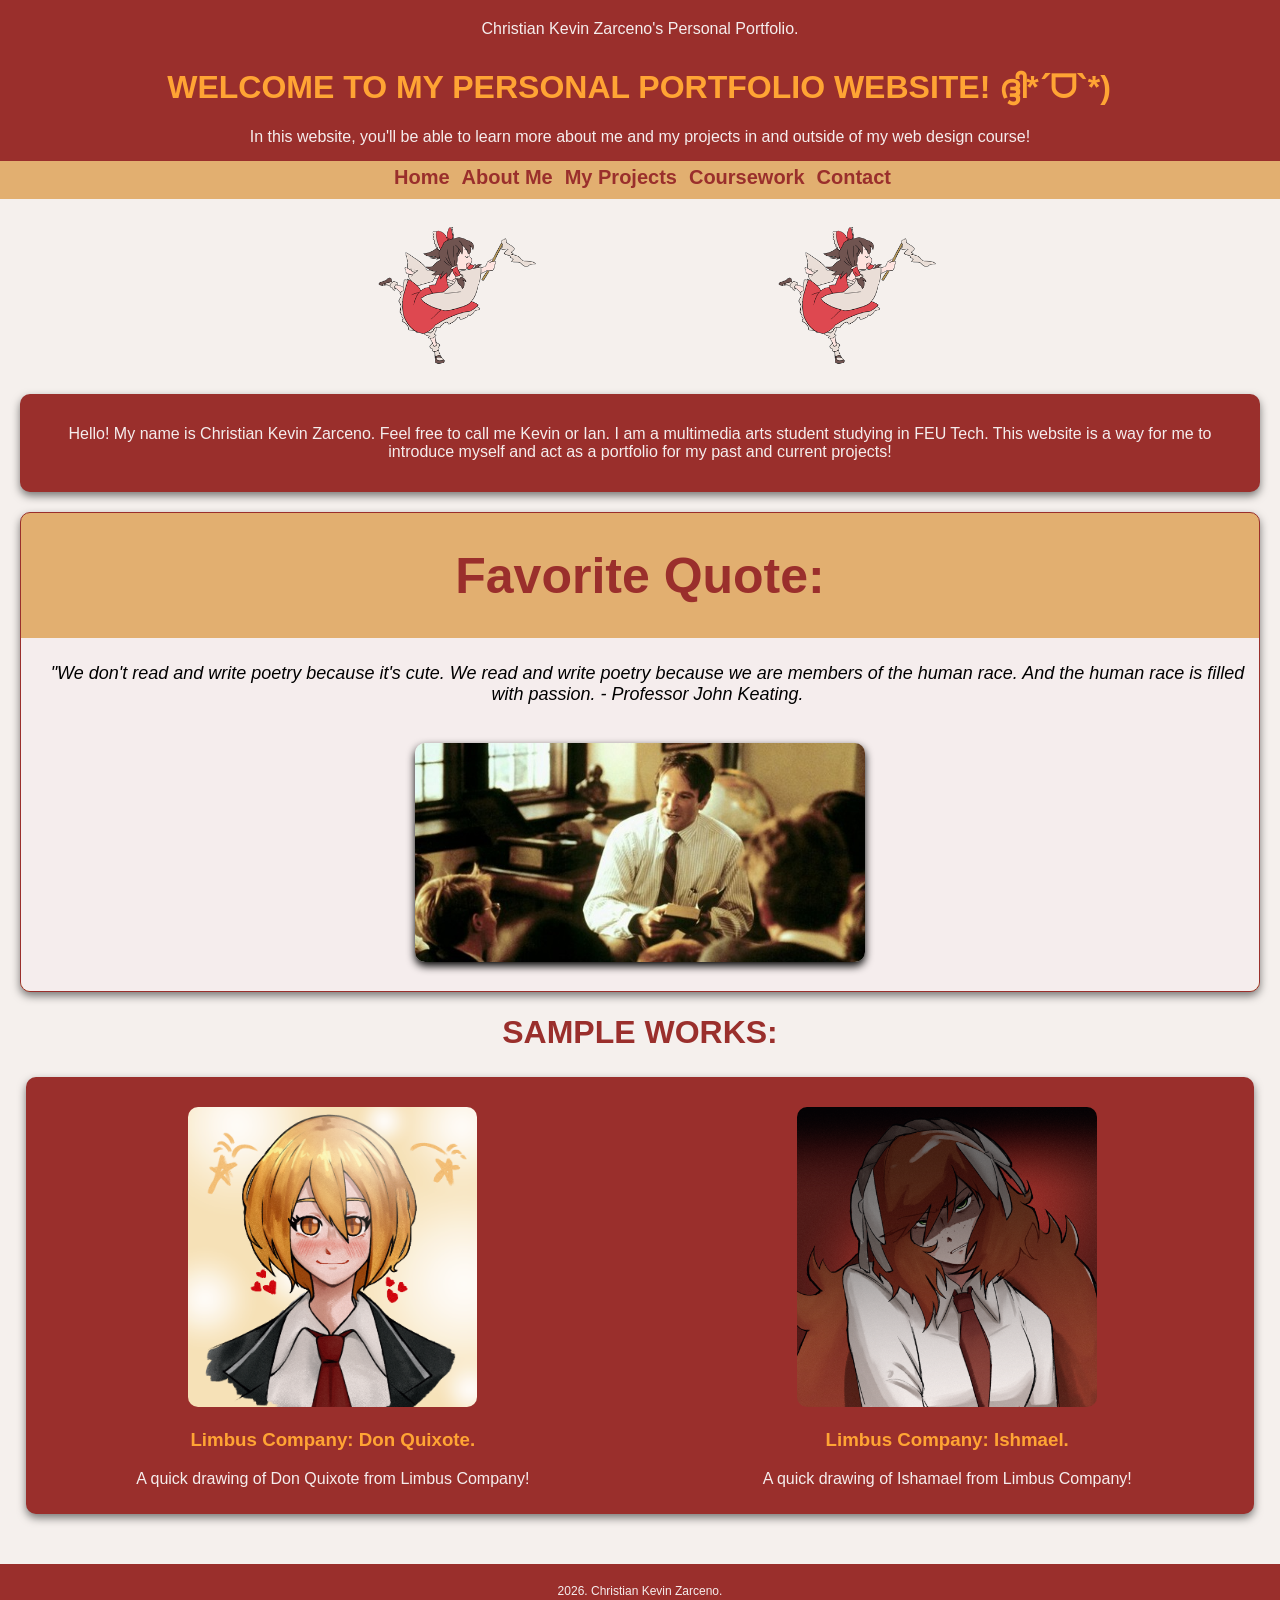
<file: index.html>
<!DOCTYPE html>
<head>
    <meta name="viewport" content="width=device-width, initial-scale=1.0">
    <link rel="stylesheet" href="./css/style.css">
    <title>Website Home Page</title>
        <script src="./javascript/javascript.js" defer></script>
        <style>
        </style>
    <body>
        <header class="siteheader">
            <div class="intro">Christian Kevin Zarceno's Personal Portfolio.</div>
            <h1>WELCOME TO MY PERSONAL PORTFOLIO WEBSITE! ദ്ദി*ˊᗜˋ*)</h1>
            <p>In this website, you'll be able to learn more about me and my projects in and outside of my web design course!</p>
        </header>
            <nav class="sitenav">
                <a href="index.html">Home</a>
                <a href="aboutme.html">About Me</a>
                <a href="myprojects.html">My Projects</a>
                <a href="Coursework.html">Coursework</a>
                <a href="Contact.html">Contact</a>
            </nav>
                <main class="page">
                    <div class="gif">
                        <img src="./assets and images/76533.gif" alt="IntroGif" width="200">
                        <img src="./assets and images/76533.gif" alt="IntroGif" width="200">
                    </div>
                    <div class="paragraph">
                        <p>Hello! My name is Christian Kevin Zarceno. Feel free to call me Kevin or Ian. I am a multimedia arts student studying in FEU Tech. This website is a way for me to introduce myself and act as a portfolio for my past and current projects!</p>
                    </div>
                    <div class="quote">
                        <h1>Favorite Quote:</h1>
                        <div class="quote-content">
                            <p>"We don't read and write poetry because it's cute. We read and write poetry because we are members of the human race. And the human race is filled with passion. - Professor John Keating.</p>
                            <img src="./assets and images/20140822_1williams.jpg" alt="Professor John Keating" class="quoteimg">
                        </div>
                    </div>
                    <h1 class="sampleintro">SAMPLE WORKS:</h1>
                    <div class="overview">
                            <article class="works">
                                <div class="workimg">
                                    <img src="./assets and images/donquiiii.png" alt="Don Quixote Limbus Company">
                                </div>
                                <h3>Limbus Company: Don Quixote.</h3>
                                <p>A quick drawing of Don Quixote from Limbus Company!</p>
                            </article>
                            <article class="works">
                                <div class="workimg">
                                    <img src="./assets and images/Ishmael Mad.png" alt="Don Quixote Limbus Company">
                                </div>
                                <h3>Limbus Company: Ishmael.</h3>
                                <p>A quick drawing of Ishamael from Limbus Company!</p>
                            </article>
                    </div>
                </main>
                    <footer>
                        <p class="footer-text"> 2026. Christian Kevin Zarceno.</p>
                     </footer>
    </body>
</head>
</file>
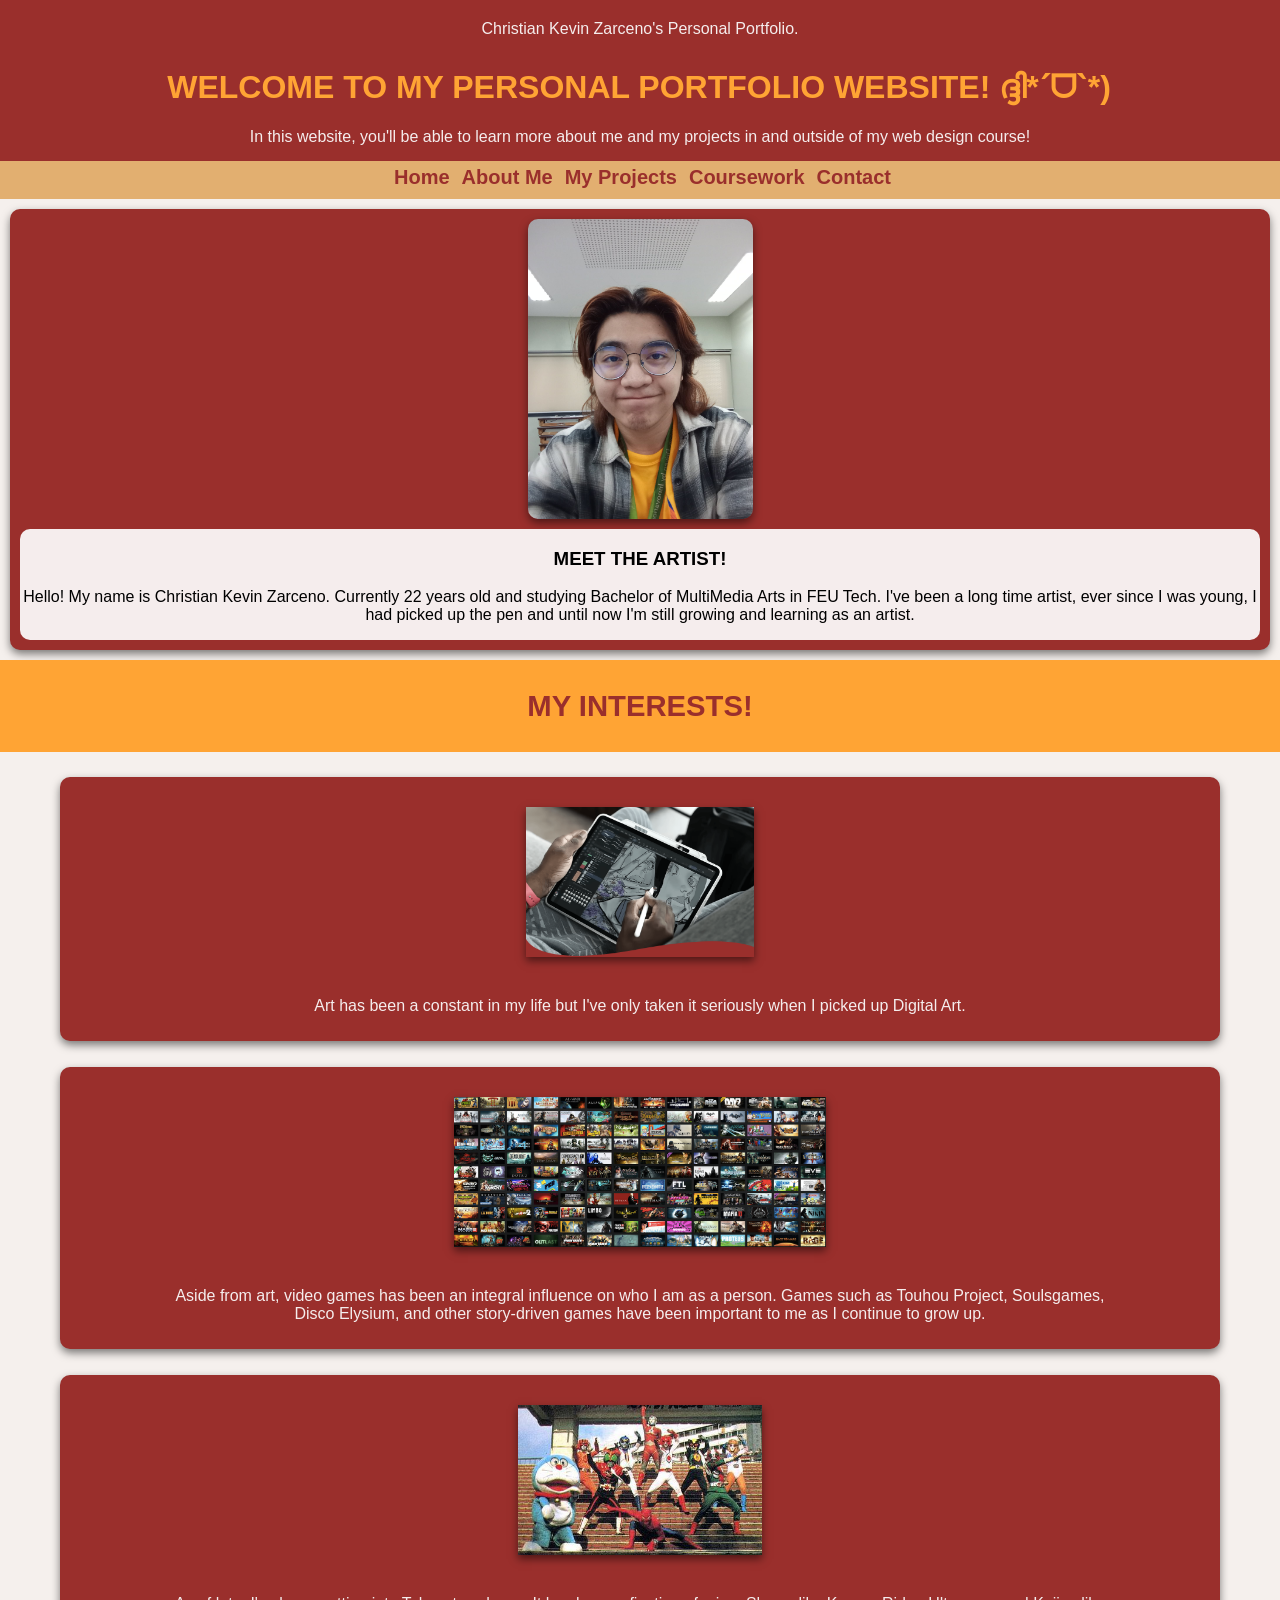
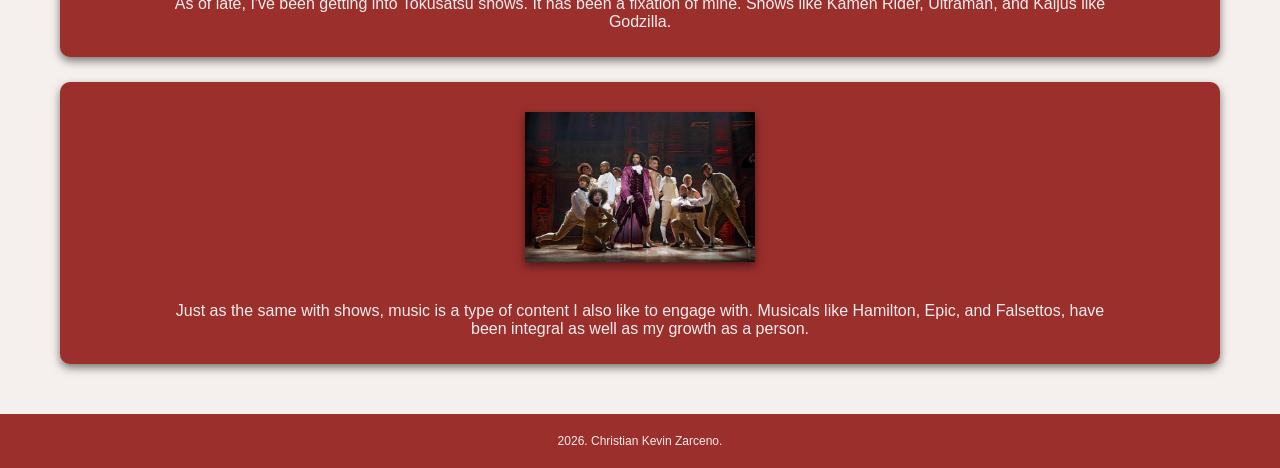
<file: aboutme.html>
<!DOCTYPE html>
<head>
    <meta name="viewport" content="width=device-width, initial-scale=1.0">
    <link rel="stylesheet" href="./css/style.css">
    <title>About Me</title>
        <script src="./javascript/javascript.js" defer></script>
    <body>
        <header class="siteheader">
            <div class="intro">Christian Kevin Zarceno's Personal Portfolio.</div>
            <h1>WELCOME TO MY PERSONAL PORTFOLIO WEBSITE! ദ്ദി*ˊᗜˋ*)</h1>
            <p>In this website, you'll be able to learn more about me and my projects in and outside of my web design course!</p>
        </header>
            <nav class="sitenav">
                <a href="index.html">Home</a>
                <a href="aboutme.html">About Me</a>
                <a href="myprojects.html">My Projects</a>
                <a href="Coursework.html">Coursework</a>
                <a href="Contact.html">Contact</a>
            </nav>
                <main class="abtme">
                    <div class="container">
                        <article>
                            <img src="./assets and images/portrait.jpg" class="portraitimg" height="300">
                        </article>
                        <div class="sidetext">
                            <h3>MEET THE ARTIST!</h3>
                            <p>Hello! My name is Christian Kevin Zarceno. Currently 22 years old and studying Bachelor of MultiMedia Arts in FEU Tech. I've been a long time artist, ever since I was young, I had picked up the pen and until now I'm still growing and learning as an artist.</p>
                        </div>
                    </div>
                    <div class="Interests">
                        <h3>MY INTERESTS!</h3>
                    </div>
                     <div class="interestscontent">
                             <article class="hobby">
                                 <img src="./assets and images/digitalart.png" height="150" class="digitalartimg">
                             </article>
                             <p>Art has been a constant in my life but I've only taken it seriously when I picked up Digital Art.</p>
                    </div>
                    <div class="interestscontent">
                             <article class="hobby">
                                 <img src="./assets and images/vidyagame.png" height="150" class="digitalartimg">
                             </article>
                             <p>Aside from art, video games has been an integral influence on who I am as a person. Games such as Touhou Project, Soulsgames, Disco Elysium, and other story-driven games have been important to me as I continue to grow up.</p>
                    </div>
                     <div class="interestscontent">
                             <article class="hobby">
                                 <img src="./assets and images/toku.jpg" height="150" class="digitalartimg">
                             </article>
                             <p>As of late, I've been getting into Tokusatsu shows. It has been a fixation of mine. Shows like Kamen Rider, Ultraman, and Kaijus like Godzilla. </p>
                    </div>
                     <div class="interestscontent">
                             <article class="hobby">
                                 <img src="./assets and images/music.jpg" height="150" class="digitalartimg">
                             </article>
                             <p>Just as the same with shows, music is a type of content I also like to engage with. Musicals like Hamilton, Epic, and Falsettos, have been integral as well as my growth as a person.</p>
                    </div>
                </main>
        <footer>
            <p class="footer-text"> 2026. Christian Kevin Zarceno.</p>
        </footer>
    </body>
</head>
</file>
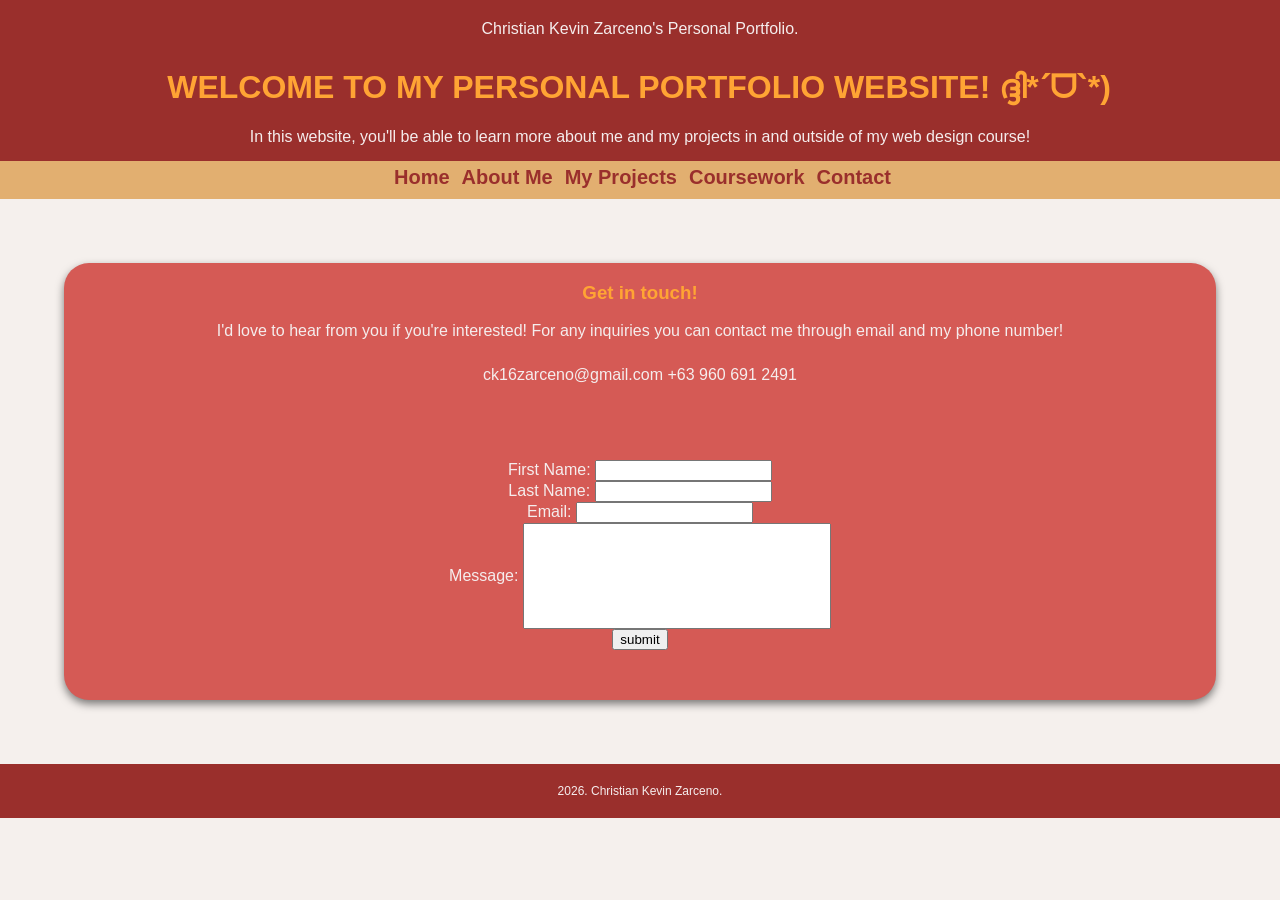
<file: Contact.html>
<!DOCTYPE html>
<head>
    <meta name="viewport" content="width=device-width, initial-scale=1.0">
    <link rel="stylesheet" href="./css/style.css">
    <title>Contact</title>
         <script src="./javascript/javascript.js" defer></script>
    <body>
        <header class="siteheader">
            <div class="intro">Christian Kevin Zarceno's Personal Portfolio.</div>
            <h1>WELCOME TO MY PERSONAL PORTFOLIO WEBSITE! ദ്ദി*ˊᗜˋ*)</h1>
            <p>In this website, you'll be able to learn more about me and my projects in and outside of my web design course!</p>
        </header>
            <nav class="sitenav">
                <a href="index.html">Home</a>
                <a href="aboutme.html">About Me</a>
                <a href="myprojects.html">My Projects</a>
                <a href="Coursework.html">Coursework</a>
                <a href="Contact.html">Contact</a>
            </nav>
        <div class="maincontactpage">
            <div class="textarea">
                <h3>Get in touch!</h3>
                <p>I'd love to hear from you if you're interested! For any inquiries you can contact me through email and my phone number!</p>
                <p class="contacts">ck16zarceno@gmail.com +63 960 691 2491
            </div>
            <div class="contactarea">
             <form>
                    <label for="fname" action="/action_page.php">First Name:</label>
                    <input type="text" id="fname" name="fname"> <br>
                    <label for="lname">Last Name:</label>
                    <input type="text" id="lname" name="lname"> <br>
                    <label for="email">Email:</label>
                    <input type="text" id="email" name="email"> <br>
                    <label for="msg">Message:</label>
                    <input type="text" id="msg" name="msg"> <br>
                    <input type="submit" value="submit" id="sbmt">
              </form>
            </div>
        </div>
        <footer>
            <p class="footer-text"> 2026. Christian Kevin Zarceno.</p>
        </footer>
    </body>
</head>
</file>
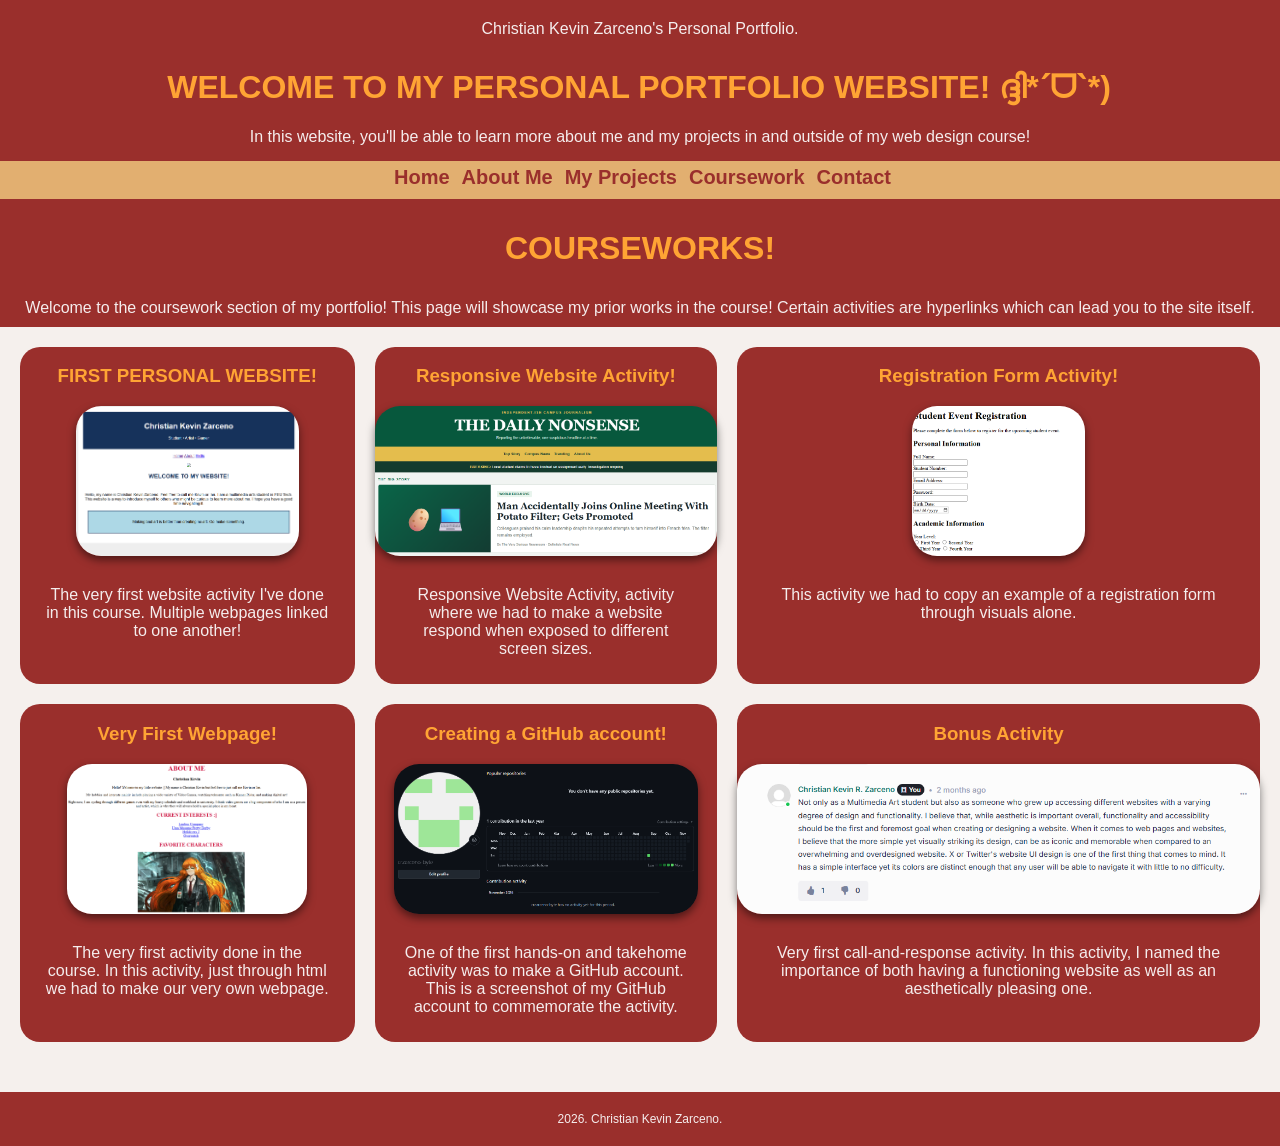
<file: Coursework.html>
<!DOCTYPE html>
<head>
    <meta name="viewport" content="width=device-width, initial-scale=1.0">
    <link rel="stylesheet" href="./css/style.css">
    <title>Coursework</title>
        <script src="./javascript/javascript.js" defer></script>
    <body>
        <header class="siteheader">
            <div class="intro">Christian Kevin Zarceno's Personal Portfolio.</div>
            <h1>WELCOME TO MY PERSONAL PORTFOLIO WEBSITE! ദ്ദി*ˊᗜˋ*)</h1>
            <p>In this website, you'll be able to learn more about me and my projects in and outside of my web design course!</p>
        </header>
            <nav class="sitenav">
                <a href="index.html">Home</a>
                <a href="aboutme.html">About Me</a>
                <a href="myprojects.html">My Projects</a>
                <a href="Coursework.html">Coursework</a>
                <a href="Contact.html">Contact</a>
            </nav>
            <div class="courseworkintro">
                <h1>COURSEWORKS!</h1>
                <p>Welcome to the coursework section of my portfolio! This page will showcase my prior works in the course! Certain activities are hyperlinks which can lead you to the site itself.</p>
            </div>
            <div class="courseworkarea">
                <div class="courseworks">
                    <h3>FIRST PERSONAL WEBSITE!</h3>
                    <a href="./PastActivitiesHyperlink/zarceno_website/zarceno_website/index.html">
                    <img src="./assets and images/firstpersonalwebsiteactivity.png" alt="First Personal Website">
                    </a>
                    <p>The very first website activity I've done in this course. Multiple webpages linked to one another!</p>
                </div>
                <div class="courseworks">
                    <h3>Responsive Website Activity!</h3>
                    <a href="./PastActivitiesHyperlink/responsive-activity.html">
                    <img src="./assets and images/responsiveactivity.png" alt="Responsive Website">
                    </a>
                    <p>Responsive Website Activity, activity where we had to make a website respond when exposed to different screen sizes.</p>
                </div>
                <div class="courseworks">
                    <h3>Registration Form Activity!</h3>
                    <a href="./PastActivitiesHyperlink/zarceno_form.html">
                    <img src="./assets and images/registrationformactivity.png" alt="Form">
                    </a>
                    <p>This activity we had to copy an example of a registration form through visuals alone.</p>
                </div>
                <div class="courseworks">
                    <h3>Very First Webpage!</h3>
                    <a href="./PastActivitiesHyperlink/index.html">
                    <img src="./assets and images/webpageactivity.png" alt="WebPage">
                    </a>
                    <p>The very first activity done in the course. In this activity, just through html we had to make our very own webpage.</p>
                </div>
                <div class="courseworks">
                    <h3>Creating a GitHub account!</h3>
                    <img src="./assets and images/GithubAccount.png" alt="GitHub">
                    <p>One of the first hands-on and takehome activity was to make a GitHub account. This is a screenshot of my GitHub account to commemorate the activity.</p>
                </div>
                <div class="courseworks">
                    <h3>Bonus Activity</h3>
                    <img src="./assets and images/Bonus Activity.png" alt="Bonus">
                    <p>Very first call-and-response activity. In this activity, I named the importance of both having a functioning website as well as an aesthetically pleasing one.</p>
                </div>
            </div>
        <footer>
            <p class="footer-text"> 2026. Christian Kevin Zarceno.</p>
        </footer>
    </body>
</head>
</file>
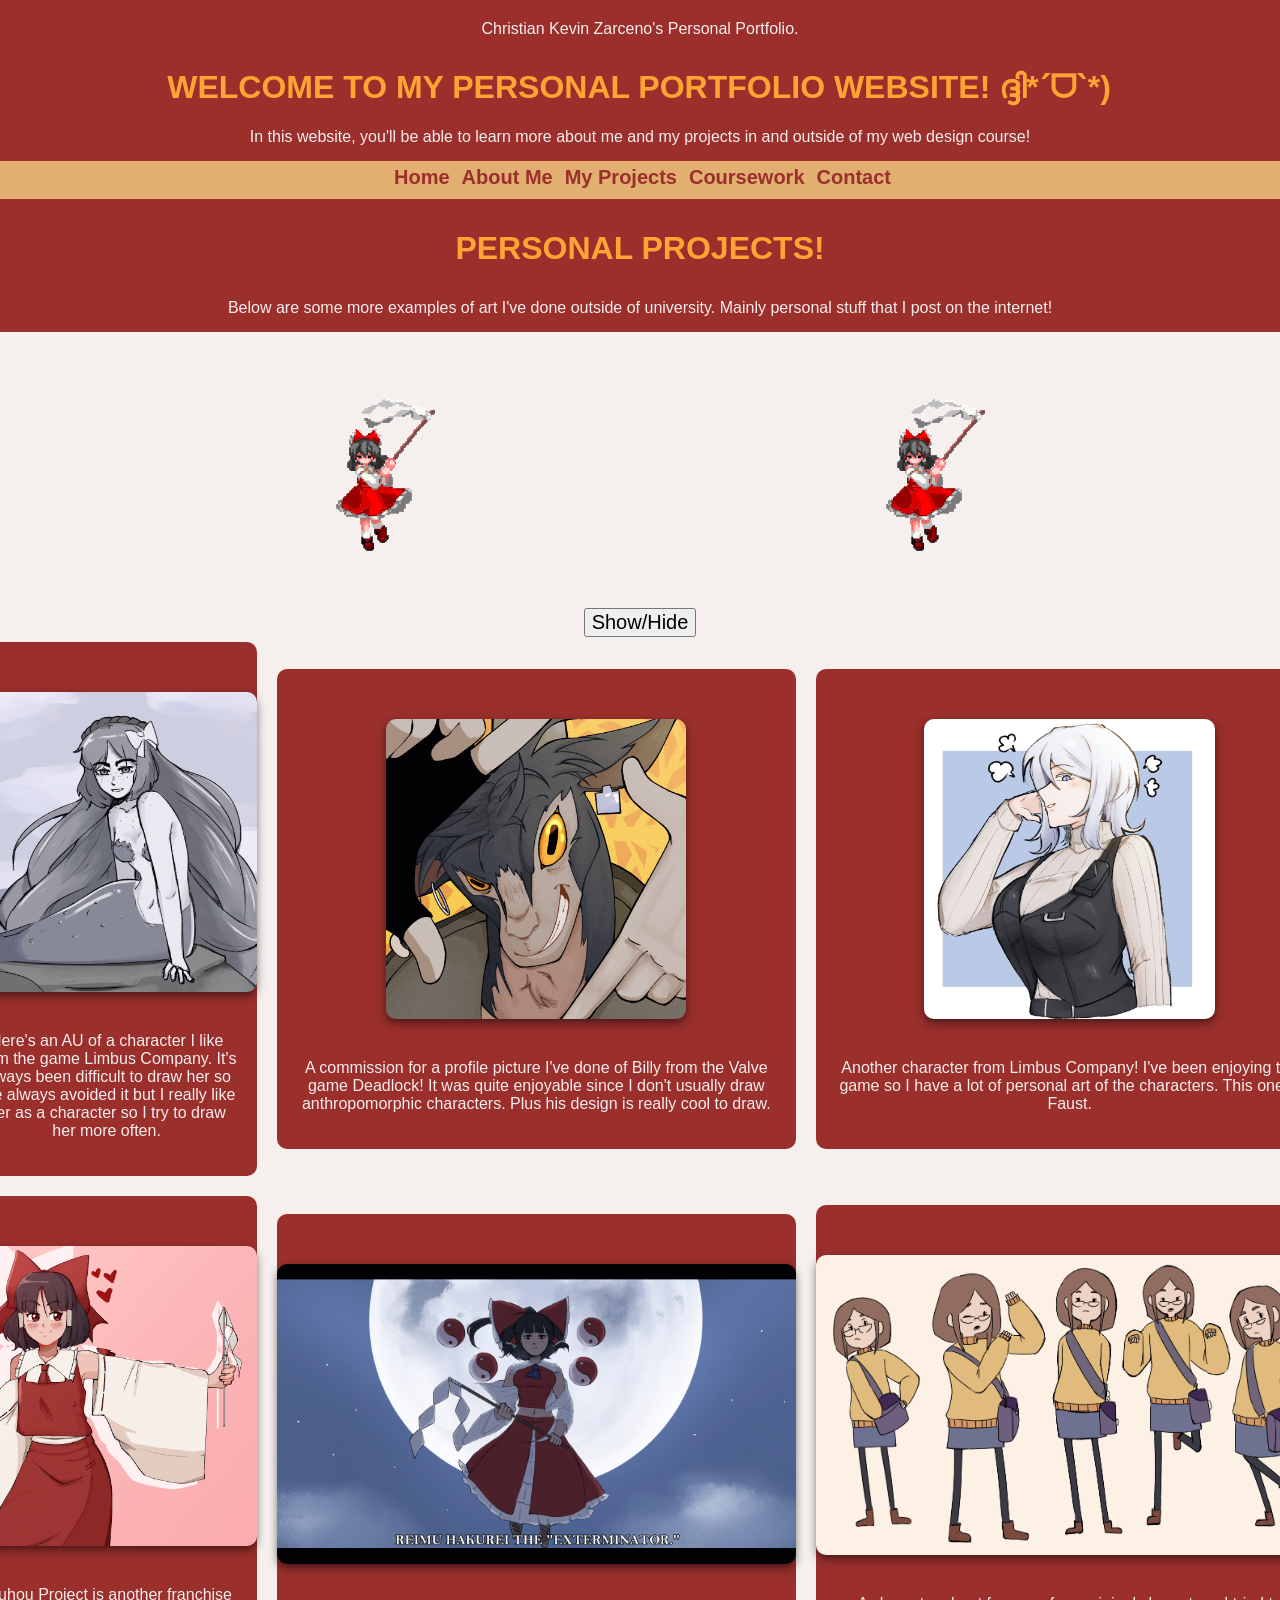
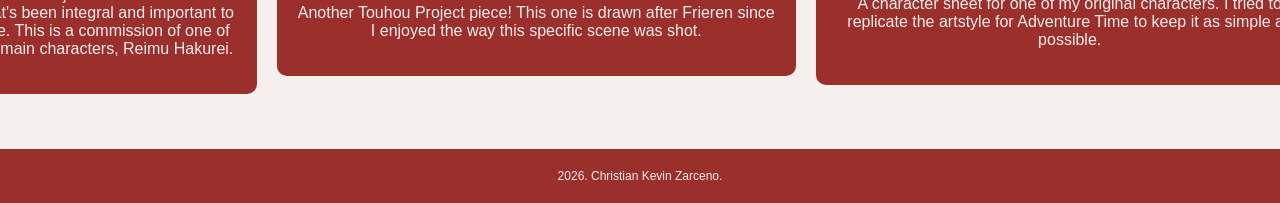
<file: myprojects.html>
<!DOCTYPE html>
<head>
    <meta name="viewport" content="width=device-width, initial-scale=1.0">
    <link rel="stylesheet" href="./css/style.css">
    <title>My Projects</title>
        <script src="./javascript/javascript.js" defer></script>
    <body>
        <header class="siteheader">
            <div class="intro">Christian Kevin Zarceno's Personal Portfolio.</div>
            <h1>WELCOME TO MY PERSONAL PORTFOLIO WEBSITE! ദ്ദി*ˊᗜˋ*)</h1>
            <p>In this website, you'll be able to learn more about me and my projects in and outside of my web design course!</p>
        </header>
            <nav class="sitenav">
                <a href="index.html">Home</a>
                <a href="aboutme.html">About Me</a>
                <a href="myprojects.html">My Projects</a>
                <a href="Coursework.html">Coursework</a>
                <a href="Contact.html">Contact</a>
            </nav>
                 <div class="workintro">
                    <h1>PERSONAL PROJECTS!</h1>
                    <p>Below are some more examples of art I've done outside of university. Mainly personal stuff that I post on the internet!</p>
                </div>
                    <div class="projectintrogif">
                        <img src="./assets and images/touhou-reimu.gif" alt="Reimu Dancing" height="200">
                        <img src="./assets and images/touhou-reimu.gif" alt="Reimu Dancing" height="200">
                    </div>
                    <div class="btnarea">
                    <button id="btn">Show/Hide</button>
                    </div>
                    <div class="ProjectGrid">
                        <div class="PersonalProject">
                            <img src="./assets and images/mermaidmael.png" alt="Ishmael Limbus Company" height="300">
                            <p>Here's an AU of a character I like from the game Limbus Company. It's always been difficult to draw her so I've always avoided it but I really like her as a character so I try to draw her more often.</p>
                        </div>
                        <div class="PersonalProject">
                            <img src="./assets and images/billydeadlock.png" alt="Billy Deadlock Icon" height="300">
                            <p>A commission for a profile picture I've done of Billy from the Valve game Deadlock! It was quite enjoyable since I don't usually draw anthropomorphic characters. Plus his design is really cool to draw.</p>
                        </div>
                        <div class="PersonalProject">
                            <img src="./assets and images/faustprofile.png" alt="Faust Limbus Company" height="300">
                            <p>Another character from Limbus Company! I've been enjoying the game so I have a lot of personal art of the characters. This one is Faust.</p>
                        </div>
                        <div class="PersonalProject">
                            <img src="./assets and images/Reimu6.png" alt="Reimu Hakurei Commission" height="300">
                            <p>Touhou Project is another franchise that's been integral and important to me. This is a commission of one of its main characters, Reimu Hakurei.</p>
                        </div>
                        <div class="PersonalProject">
                            <img src="./assets and images/Reimu the Exterminator.png" alt="Reimu Hakurei" height="300">
                            <p>Another Touhou Project piece! This one is drawn after Frieren since I enjoyed the way this specific scene was shot.</p>
                        </div>
                        <div class="PersonalProject">
                            <img src="./assets and images/ca7-poses.png" alt="Character Sheet" height="300">
                            <p>A character sheet for one of my original characters. I tried to replicate the artstyle for Adventure Time to keep it as simple as possible.</p>
                        </div>
                    </div>
        <footer>
            <p class="footer-text"> 2026. Christian Kevin Zarceno.</p>
        </footer>
    </body>
</head>
</file>
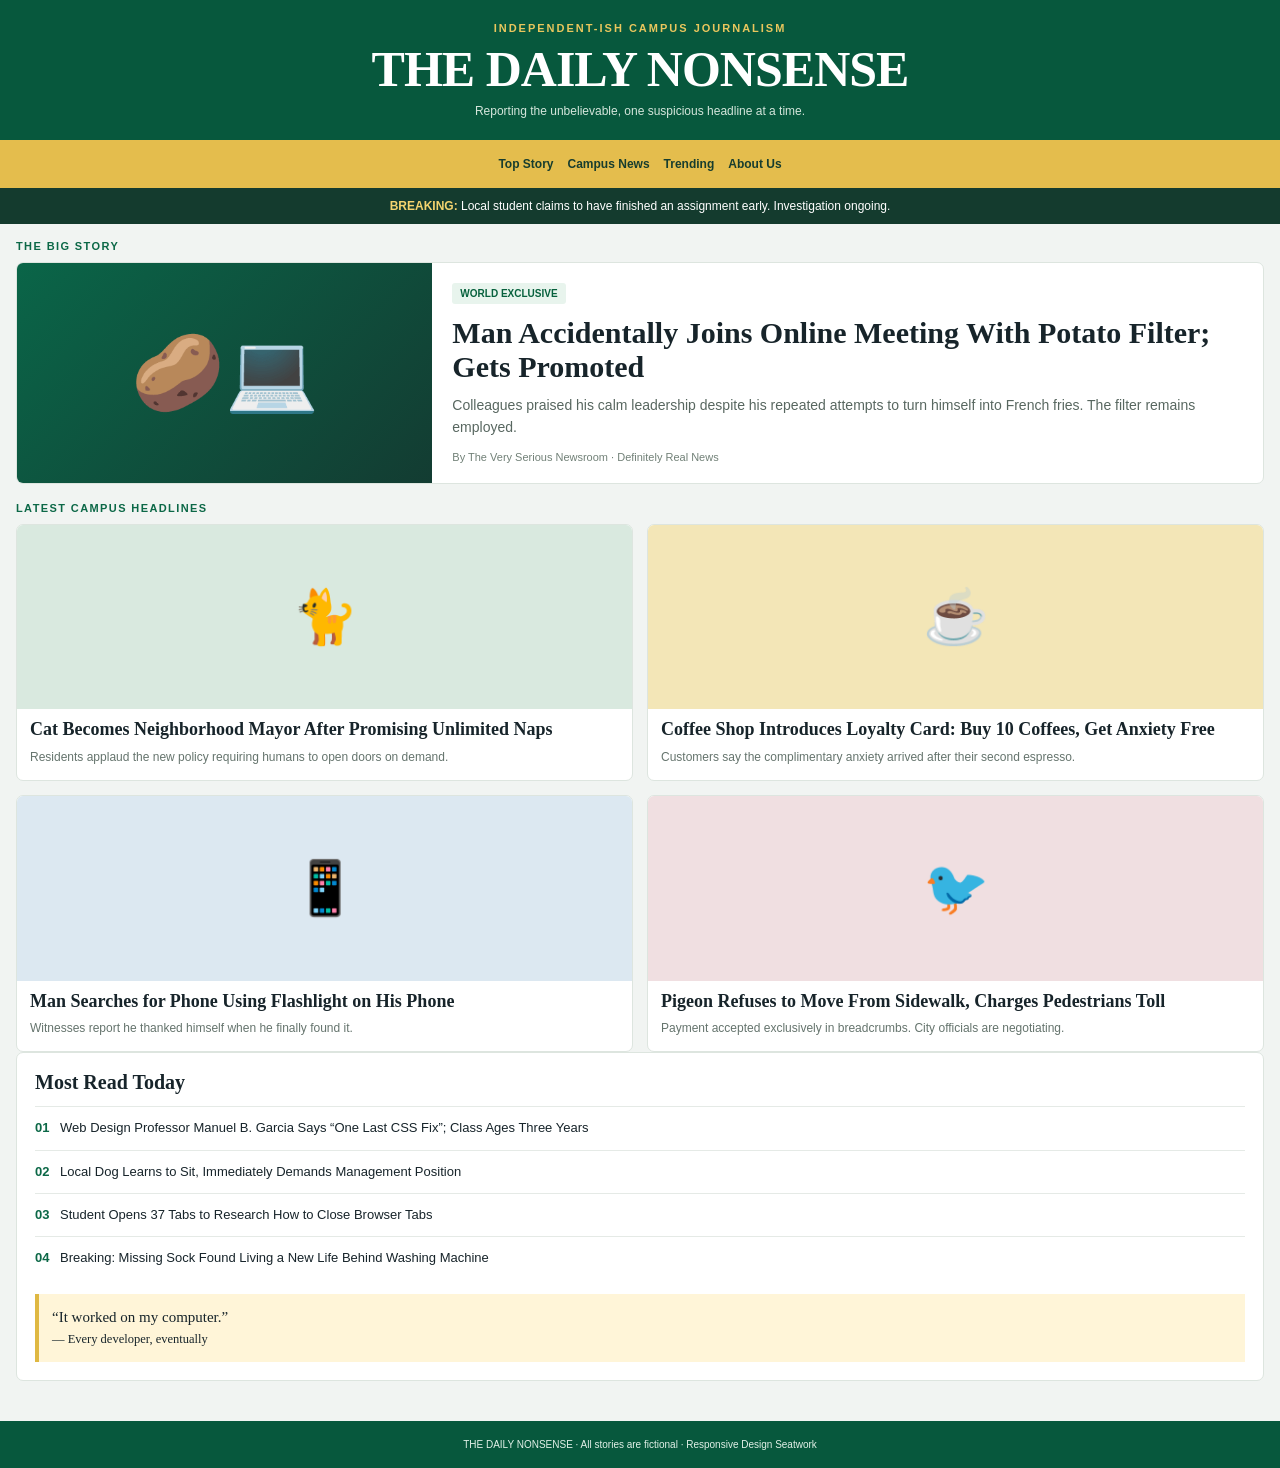
<file: PastActivitiesHyperlink/responsive-activity.html>
<!DOCTYPE html>
<html lang="en"><head><meta http-equiv="Content-Type" content="text/html; charset=UTF-8">

<meta name="viewport" content="width=device-width, initial-scale=1.0">
<title>The Daily Nonsense | Campus News</title>
<style>
/* BASE CSS: MOBILE DESIGN. DO NOT MODIFY THIS SECTION. */
* { box-sizing: border-box; }
body { margin: 0; font-family: Arial, sans-serif; color: #17242a; background: #f1f4f2; }
.site-header { background: #07583d; color: white; padding: 22px 18px; text-align: center; }
.kicker { color: #e9c65d; font-size: 11px; font-weight: bold; letter-spacing: 2px; text-transform: uppercase; }
.site-header h1 { font-family: Georgia, serif; font-size: 32px; margin: 6px 0; letter-spacing: -1px; }
.site-header p { font-size: 12px; margin: 0; color: #d5e6dc; }
.navbar { background: #e4bd4d; padding: 10px 14px; text-align: center; }
.navbar a { display: block; padding: 7px; color: #173d2e; text-decoration: none; font-weight: bold; font-size: 12px; }
.breaking { background: #143b2e; color: white; padding: 11px 16px; font-size: 12px; text-align: center; }
.breaking strong { color: #f4d46f; }
.page { width: 100%; padding: 16px; margin: 0 auto; }
.section-label { font-size: 11px; color: #0c6847; font-weight: bold; letter-spacing: 1.4px; text-transform: uppercase; margin: 0 0 10px; }
.featured, .story, .sidebar { background: white; border: 1px solid #dde5df; border-radius: 7px; overflow: hidden; }
.featured { margin-bottom: 18px; }
.featured-visual { min-height: 205px; background: linear-gradient(135deg, #0a6548, #133c32); color: white; display: flex; align-items: center; justify-content: center; padding: 20px; text-align: center; }
.featured-visual .emoji { font-size: 75px; }
.featured-copy { padding: 20px; }
.tag { display: inline-block; background: #e8f4ed; color: #07613d; padding: 5px 8px; border-radius: 3px; font-size: 10px; font-weight: bold; text-transform: uppercase; }
h2 { font-family: Georgia, serif; font-size: 27px; line-height: 1.12; margin: 12px 0; }
.featured-copy p { color: #586760; font-size: 14px; line-height: 1.55; margin: 0 0 12px; }
.byline { font-size: 11px; color: #718077; }
.content-area { display: block; }
.story-grid { display: grid; grid-template-columns: 1fr; gap: 14px; }
.story { padding: 0 0 14px; }
.story-art { height: 120px; display: flex; align-items: center; justify-content: center; font-size: 53px; background: #d9e9df; }
.story:nth-child(2) .story-art { background: #f3e6b7; }
.story:nth-child(3) .story-art { background: #dce8f1; }
.story:nth-child(4) .story-art { background: #f0dfe1; }
.story h3 { font-family: Georgia, serif; font-size: 18px; line-height: 1.22; margin: 10px 13px 7px; }
.story p { font-size: 12px; line-height: 1.5; color: #65746d; margin: 0 13px; }
.sidebar { display: none; padding: 18px; }
.sidebar h3 { font-family: Georgia, serif; font-size: 20px; margin: 0 0 12px; }
.trend { border-top: 1px solid #e5eae6; padding: 12px 0; font-size: 13px; line-height: 1.4; }
.trend b { color: #0c6847; margin-right: 7px; }
.quote { background: #fff5d8; border-left: 4px solid #dfb842; padding: 13px; margin-top: 15px; font-family: Georgia, serif; font-size: 15px; line-height: 1.4; }
.site-footer { background: #07583d; color: #e2f0e8; text-align: center; font-size: 11px; padding: 22px 12px; margin-top: 24px; }

/* TABLET: Complete this media query. */
@media (min-width: 768px) {
    .navbar {
        display:flex;
        flex-direction:row;
        justify-content: center;
    }
    .story-grid {
        display:grid;
        grid-template-columns: 1fr 1fr;
    }
    h2 {
        font-size: 30px;
    }
    .featured-visual{
        padding:10%;
    }
    .story-art{
        padding:25%;
    }
    .site-header h1{
        font-size: 40px;
    }
    .site-footer{
        font-size: 10px;
        padding: 20px 10px;
    }
}

/* DESKTOP: Complete this media query. */
@media (min-width: 1100px) {
    .navbar{
        display:flex;
        flex-direction:row;
    }
    .featured{
        display:grid;
        grid-template-columns: 2fr 4fr;
    }
    .featured-visual{
        padding:15%;
    }
    .story-art {
        padding: 15%;
    }
    .site-header h1 {
        font-size: 50px;
    }
    .sidebar{
        display:grid;
    }
    aside{
        grid-area: aside;
    }
    }
    .site-footer {
        font-size: 10px;
        padding: 18px 8px;
    }
}
</style>
</head>
<body>
<header class="site-header">
  <div class="kicker">Independent-ish Campus Journalism</div>
  <h1>THE DAILY NONSENSE</h1>
  <p>Reporting the unbelievable, one suspicious headline at a time.</p>
</header>
<nav class="navbar"><a href="https://paraverse.feutech.edu.ph/web/output.html#top-story">Top Story</a><a href="https://paraverse.feutech.edu.ph/web/output.html#latest">Campus News</a><a href="https://paraverse.feutech.edu.ph/web/output.html#trending">Trending</a><a href="https://paraverse.feutech.edu.ph/web/output.html#footer">About Us</a></nav>
<div class="breaking"><strong>BREAKING:</strong> Local student claims to have finished an assignment early. Investigation ongoing.</div>
<main class="page">
  <p class="section-label">The Big Story</p>
  <article class="featured" id="top-story">
    <div class="featured-visual"><span class="emoji" role="img" aria-label="Potato on a laptop">🥔💻</span></div>
    <div class="featured-copy">
      <span class="tag">World Exclusive</span>
      <h2>Man Accidentally Joins Online Meeting With Potato Filter; Gets Promoted</h2>
      <p>Colleagues praised his calm leadership despite his repeated attempts to turn himself into French fries. The filter remains employed.</p>
      <div class="byline">By The Very Serious Newsroom · Definitely Real News</div>
    </div>
  </article>
  <div class="content-area">
    <section class="latest" id="latest">
      <p class="section-label">Latest Campus Headlines</p>
      <div class="story-grid">
        <article class="story"><div class="story-art">🐈</div><h3>Cat Becomes Neighborhood Mayor After Promising Unlimited Naps</h3><p>Residents applaud the new policy requiring humans to open doors on demand.</p></article>
        <article class="story"><div class="story-art">☕</div><h3>Coffee Shop Introduces Loyalty Card: Buy 10 Coffees, Get Anxiety Free</h3><p>Customers say the complimentary anxiety arrived after their second espresso.</p></article>
        <article class="story"><div class="story-art">📱</div><h3>Man Searches for Phone Using Flashlight on His Phone</h3><p>Witnesses report he thanked himself when he finally found it.</p></article>
        <article class="story"><div class="story-art">🐦</div><h3>Pigeon Refuses to Move From Sidewalk, Charges Pedestrians Toll</h3><p>Payment accepted exclusively in breadcrumbs. City officials are negotiating.</p></article>
      </div>
    </section>
    <aside class="sidebar" id="trending">
      <h3>Most Read Today</h3>
      <div class="trend"><b>01</b> Web Design Professor Manuel B. Garcia Says “One Last CSS Fix”; Class Ages Three Years</div>
      <div class="trend"><b>02</b> Local Dog Learns to Sit, Immediately Demands Management Position</div>
      <div class="trend"><b>03</b> Student Opens 37 Tabs to Research How to Close Browser Tabs</div>
      <div class="trend"><b>04</b> Breaking: Missing Sock Found Living a New Life Behind Washing Machine</div>
      <div class="quote">“It worked on my computer.”<br><small>— Every developer, eventually</small></div>
    </aside>
  </div>
</main>
<footer class="site-footer" id="footer">THE DAILY NONSENSE · All stories are fictional · Responsive Design Seatwork</footer>


</body></html>
</file>
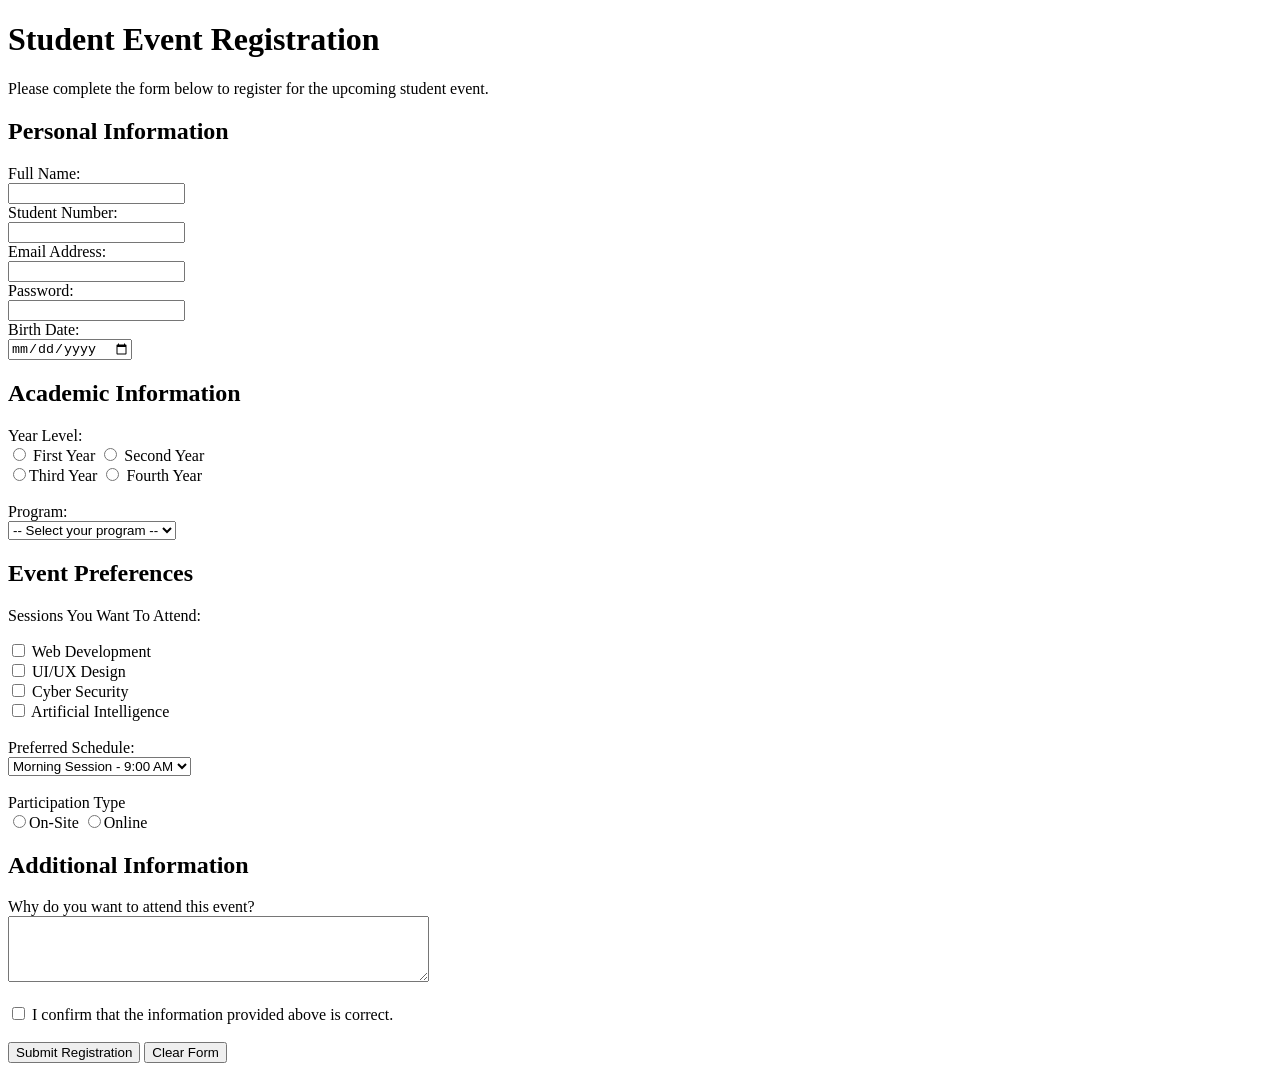
<file: PastActivitiesHyperlink/zarceno_form.html>
﻿<!DOCTYPE html>

<html lang="en" xmlns="http://www.w3.org/1999/xhtml">
<head>
    <h1>Student Event Registration</h1> 
    <meta charset="utf-8" />
    <title></title>
</head>
    <p>Please complete the form below to register for the upcoming student event.</p>
        <h2>Personal Information</h2>
           <form>
               <label for="fname"> Full Name: </label> <br />
                     <input type="text"<br />
               <br /><label>Student Number:</label> <br />
                     <input type="text" <br />
               <br /><label>Email Address:</label><br />
                     <input type="email"<br />
               <br /><label>Password:</label>
                   <br />  <input type="password" <br />

               <br /> <label>Birth Date: </label>
               <br />  <input type="date">     
           
        
        <h2>Academic Information</h2>
          <label>Year Level:</label> <br>
                <input type="radio" name="Year"/> First Year
                <input type="radio" name="Year"/> Second Year <br />
                <input type="radio" name="Year"/>Third Year
                <input type="radio" name="Year"/> Fourth Year

                <br /><br />
                    <label>Program:</label> <br />
                    <select>    
                        <option>-- Select your program --</option>
                        <option>Wow</option>
                        <option>Galing</option>
                    </select>
          
         <h2>Event Preferences</h2>
            <p>Sessions You Want To Attend:</p>
                <input type="checkbox"/> Web Development <br />
                <input type="checkbox"/> UI/UX Design <br />
                <input type="checkbox"/> Cyber Security <br />
                <input type="checkbox"/> Artificial Intelligence <br />

            <br />

           <label>Preferred Schedule:</label> <br />
               <select>
                   <option> Morning Session - 9:00 AM</option>
                   <option> Night Session - 9:00 PM</option>
               </select>
               <br /><br />

        <label>Participation Type</label> <br />
               <input type="radio" name="type">On-Site
               <input type="radio" name="type">Online
         <h2>Additional Information</h2>
               <label>Why do you want to attend this event?</label> <br>
                    <textarea name="comments" rows="4" cols="50"></textarea> <br> <br>
                <input type="checkbox"> I confirm that the information provided above is correct.
    <br> <br><button type="submit">Submit Registration</button> <button type="reset">Clear Form</button>
            </form>
            
            
<body>

</body>
</html>
</file>
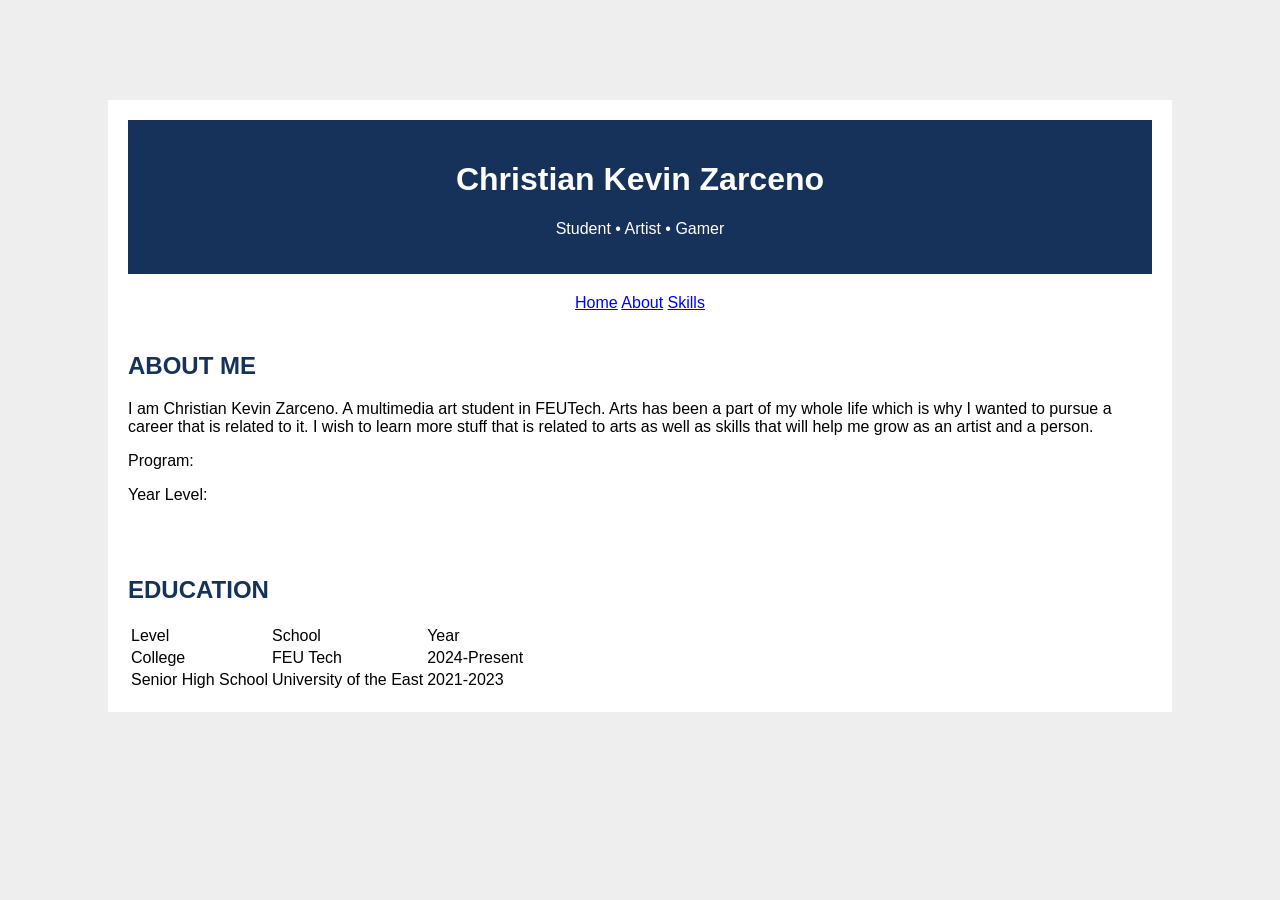
<file: PastActivitiesHyperlink/zarceno_website/zarceno_website/about.html>
﻿<!DOCTYPE html>

<html lang="en" xmlns="http://www.w3.org/1999/xhtml">
<head>
    <meta charset="utf-8" />
    <title>About me</title>
    <link rel="stylesheet" type="text/css" href="style.css" />
</head>
<body>
    <div class="page">
        <div class="index">
            <div class="header">
                <h1>Christian Kevin Zarceno</h1>
                <p>Student • Artist • Gamer</p>
            </div>
            <div class="hyperlinks">
                <a class="links" rel="external" type="text/html" href="index.html">Home</a>
                <a class="links" rel="external" type="text/html" href="about.html">About</a>
                <a class="links" rel="external" type="text/html" href="skills.html">Skills</a>
            </div>
            <div class="aboutmecontent">
                <h2>ABOUT ME</h2>
                <p>I am Christian Kevin Zarceno. A multimedia art student in FEUTech. Arts has been a part of my whole life which is why I wanted to pursue a career that is related to it. I wish to learn more stuff that is related to arts as well as skills that will help me grow as an artist and a person.</p>
                <div class="student info">
                    <p class="indicator">Program:</p>
                    <p class="indicato">Year Level:</p>
                </div> <br /><br />
                <h2>EDUCATION</h2>
                    <div class="student table">
                        <table>
                            <thead>
                                <td>Level</td>
                                <td>School</td>
                                <td>Year</td>
                            </thead>
                            <tr>
                                <td>College</td>
                                <td>FEU Tech</td>
                                <td>2024-Present</td>
                            </tr>
                            <tr>
                                <td>Senior High School</td>
                                <td>University of the East</td>
                                <td>2021-2023</td>
                            </tr>
                        </table>
                    </div>
            </div>
        </div>
</body>
</html>
</file>
<file: css/style.css>
.sitenav a {
    text-decoration: none;
    color: #9a2f2c;
}
.sitenav a:hover {
    color: #f87721;
}
body {
    margin: 0;
    background: #f5f0ed;
    font-family: 'Gill Sans', 'Gill Sans MT', Calibri, 'Trebuchet MS', sans-serif;
}
.btnarea {
    display:flex;
    justify-content: center;
}
#btn {
    font-size: 20px;
}
.siteheader {
    background-color: #9a2f2c;
    text-align: center;
}
.siteheader p {
    padding: 0px 0px 15px 0px;
    color: #f5eded;
    margin:0%;
}
.siteheader .intro {
    padding: 20px 0px 0px 0px;
    color: #f5eded;
}
.sitenav {
    padding: 5px 5px 10px 10px;
    text-align: center;
    font-weight: bold;
    background-color: #e2af70;
    margin: 0%;
    color: #9a2f2c;
    display: flex;
    flex-direction: column;
    gap: 12px;
}
.siteheader h1 {
    padding: 10px 10px 0px 8px;
    color: #ffa434;
}
.quote {
    text-align: center;
    margin: 0px 20px 20px 20px;
    background-color: #e2af70;
    border-radius: 10px 10px 10px 10px;
    overflow:hidden;
    border: 1px solid #9a2f2c;
    box-shadow: 0px 4px 8px rgba(0, 0, 0, 0.5);
}
.quote h1 {
    color: #9a2f2c;
}
.quote-content {
    background-color:#f5eded;
}
.quote-content p {
    padding: 25px 10px 20px 25px;
    font-style:italic;  
}
.quoteimg {
    margin-bottom: 25px;
    border-radius: 10px;
    overflow:hidden;
    box-shadow: 0px 4px 8px rgba(0, 0, 0, 1);
    width: 350px;
    
}
.gif {
    display:block;
    text-align: center;
    margin-bottom: 20px;
}
.paragraph{
    text-align: center;
    margin: 0px 20px 20px 20px;
    display:flex;
    background-color: #9a2f2c;
    border-radius: 10px 10px 10px 10px;
    color:#f5eded;
    box-shadow: 0px 4px 8px rgba(0, 0, 0, 0.5);
}
footer{
    background-color: #9a2f2c;
    padding: 8px;
    margin: 50px 0px 0px 0px;
    text-align: center;
    font-size: 12px;
    color:#f5eded;
}
.overview {
    display:grid; grid-template-columns: 1fr; row-gap: 14px;
    text-align: center;
    margin:2%;
    border-radius: 10px;
    padding: 30px 0px 0px 0px;
    box-shadow: 0px 4px 8px rgba(0, 0, 0, 0.5);
    background-color: #9a2f2c;
}
.works {
    padding: 15px;
}
.sampleintro {
    text-align:center;
    color:#9a2f2c;
}
.overview h1 {
    color:#ffa434;
}
.overview p {
    padding: 0px 9px 0px 9px;
    color:#f5eded;
}
.overview h3 {
    color:#ffa434;
}
.works{
    padding: 0px 0px 10px 0px;
}
.workimg img {
    height:300px;
    border-radius: 10px;
}

/* ABOUT ME EXCLUSIVE CSS PAGE*/
.container {
    margin: 10px;
    padding: 10px;
    display:grid; grid-template-columns: 1fr; gap: 14px;
    justify-content: center;
    align-items:center;
    text-align:center;
    background-color:#9a2f2c;
    gap: 10px;
    border-radius: 10px;
    overflow:hidden;
    box-shadow: 0px 4px 8px rgba(0, 0, 0, 0.5);
}
.portraitimg {
    height: 300px;
    border-radius:10px;
    box-shadow: 0px 4px 8px rgba(0, 0, 0, 0.5);
    display:block;
    margin:auto;
}
.sidetext {
    background-color:#f5eded;
    border-radius: 10px;
}
.Interests {
    display:grid;
    grid-template-columns: 1fr;
    justify-content: center;
    text-align: center;
    background-color: #ffa434;
}
.interestscontent p {
    color:#f5eded;
}
.Interests h3 {
    color:#9a2f2c;
}
.interestscontent{
    text-align:center;
    display:grid; grid-template-columns: 1fr; gap: 14px; 
    background-color: #9a2f2c;
    margin: 2%;
    border-radius: 10px;
    box-shadow: 0px 4px 8px rgba(0, 0, 0, 0.5);
}
.interestscontent p {
    padding: 10px;
}
.hobby {
    display:flex; 
    align-items: center;
    justify-content: center;
    padding-top: 30px;
}
.digitalartimg{
    box-shadow: 0px 4px 8px rgba(0, 0, 0, 0.5);
}

    /*PERSONAL PROJECTS PAGE*/
    .ProjectGrid {
        display:grid;
        grid-template-columns: 1fr; gap: 20px;
        justify-content: center;
        text-align: center;
        align-items: center;
}
.workintro {
    text-align: center;
    background-color: #9a2f2c;
    padding-top: 10px;
}
.workintro h1 {
    padding: 0;
    color: #ffa434;
}
.workintro p {
    padding: 10px;
    color:#f5eded;
    padding-bottom: 15px;
}
.PersonalProject {
    background-color: #9a2f2c;
    margin: 10px;
    padding-top: 10px;
    border-radius: 10px;
}
.PersonalProject img {
    border-radius: 10px;
    box-shadow: 0px 4px 8px rgba(0, 0, 0, 0.5);
}
.PersonalProject p {
    color: #f5eded;
    padding: 20px;
}
.projectintrogif {
    display:flex;
    justify-content: center;
    gap:60px;
    padding:20px;
}
        /* COURSE WORK PAGE*/
.courseworkintro {
    text-align: center;
    background-color: #9a2f2c;
    padding-top: 10px;
}
.courseworkintro h1{
    color: #ffa434;
}
.courseworkintro p {
    padding: 10px;
    color:#f5eded
}
.courseworkarea {
    display:grid;
    grid-template-columns: 1fr; 
    gap: 20px;
    justify-content: center;
    text-align: center;
    margin: 20px;
}
.courseworkarea img {
    height:150px;
    border-radius: 25px;
    box-shadow: 0px 4px 8px rgba(0, 0, 0, 0.5);
    opacity: 1;
    transition: opacity 0.3s ease;
}
.courseworkarea img:hover{
    opacity: 0.5;
}
.courseworks p {
    padding: 10px;
    padding-left: 25px;
    padding-right: 25px;
    color:#f5eded;
}
.courseworks {
    background-color: #9a2f2c;
    border-radius: 20px;
}
.courseworks h3 {
    color: #ffa434;
}
        /*CONTACT PAGE*/
.maincontactpage {
    text-align: center;
    display:grid; 
    grid-template-columns: 1fr;
    background-color: #d55a55;
    margin: 5%;
    border-radius: 25px;
    box-shadow: 0px 4px 8px rgba(0, 0, 0, 0.5)
}
.textarea p {
    color: #f5eded;
    padding-left: 25px;
    padding-right: 25px;
    padding-bottom: 10px;
}
.textarea h3 {
    color:#ffa434
}
.msg {
    width: 500px;
}
.contactarea {
    color: #f5eded;
    margin: 50px;
}
#msg {
    height:100px;
    width: 300px;
}

    

                    /* TABLET */
        @media (min-width: 768px) {
            .sitenav{
                display: flex;
                flex-direction: row;
                justify-content: center;
        }
            .sitenav a{
                font-size: 18px;
            }
            .gif {
                display:flex;
                justify-content: center;
                gap: 100px;
            }
            .quote h1 {
                font-size: 40px;
            }
            .quote p {
                font-size: 18px;
            }
            .quoteimg {
                width: 400px;
            }
            .paragraph {
                padding:10px;
            }
            .overview {
                display:grid; grid-template-columns: 1fr 1fr; row-gap: 14px;
            }
            .interestscontent{
                display:grid; grid-template-columns: 2fr;
                margin-left: 60px;
                margin-right: 60px;
            }
            .interestscontent p {
                padding-inline: 30px;
            }
            .Interests {
                font-size: 20px;
            }
                .ProjectGrid {
        display:grid;
        grid-template-columns: 1fr 1fr; gap: 20px;
        justify-content: center;
        text-align: center;
        align-items: center;
}
            .PersonalProject {
            background-color: #9a2f2c;
            margin: 5px;
            padding-top: 30px;
            border-radius: 10px;
}
            .projectintrogif {
    display:flex;
    justify-content: center;
    gap:200px;
    padding:30px;
}
            .courseworkarea {
                display:grid;
                grid-template-columns: 1fr 1fr; gap: 20px;
            }
    }
        /* DESKTOP */
        @media (min-width: 1024px) {
            .sitenav{
                display: flex;
                flex-direction: row;
                justify-content: center;
            }
            .sitenav a{
                font-size: 20px;
            }
             .gif {
                display:flex;
                justify-content: center;
                gap: 200px;
            }
            .quote h1 {
                font-size: 50px;
            }
            .quoteimg {
                width: 450px;
            }
            .paragraph {
                padding: 15px;
            }
            .overview {
                display:grid; grid-template-columns: 1fr 1fr; row-gap: 14px;

            }
             .interestscontent{
                display:grid; grid-template-columns: 2fr;
                margin-left: 60px;
                margin-right: 60px;
            }
            .interestscontent p {
                padding-inline: 100px;
            }
            .Interests {
                font-size: 25px;
            }
            .ProjectGrid {
        display:grid;
        grid-template-columns: 1fr 1fr 1fr; gap: 10px;
        justify-content: center;
        text-align: center;
        align-items: center;
}
            .PersonalProject {
        background-color: #9a2f2c;
        margin: 5px;
        padding-top: 50px;
        border-radius: 10px;
}
            .projectintrogif {
        display:flex;
        justify-content: center;
        gap:350px;
        padding:30px;
}
            .courseworkarea {
        display:grid;
        grid-template-columns: 1fr 1fr 1fr; gap: 20px;
            }
            
        }
</file>
<file: PastActivitiesHyperlink/zarceno_website/zarceno_website/style.css>
﻿body{
    font-family:Arial;
    background-color: #eeeeee;
}
.page{
    background-color: white;
    margin:100px;
    display:flex;
}
.header{
    padding:20px;
    background-color:#16325B;
    color: white;
    text-align: center;
}
.hyperlinks {
    padding: 20px;
    text-align: center;
}
.Main{
    text-align: center;
    width: 100%;
}
.tagline{
    margin: 20px;
    padding:20px;
    border: 2px solid #16325B;
    background-color: lightblue;
    text-align:center;

}
.index {
    text-align: center;
    padding: 20px;
    justify-content:center;
    align-content: center;
}
footer{
    text-align: center;
    display: block;
    padding: 20px;
    justify-content: center;
    align-content: center;
    background-color:#16325B;
    margin: 100px;
    color:white;
}
.aboutmecontent{
    text-align:left;
}
h2{
    color:#16325B
}
</file>
